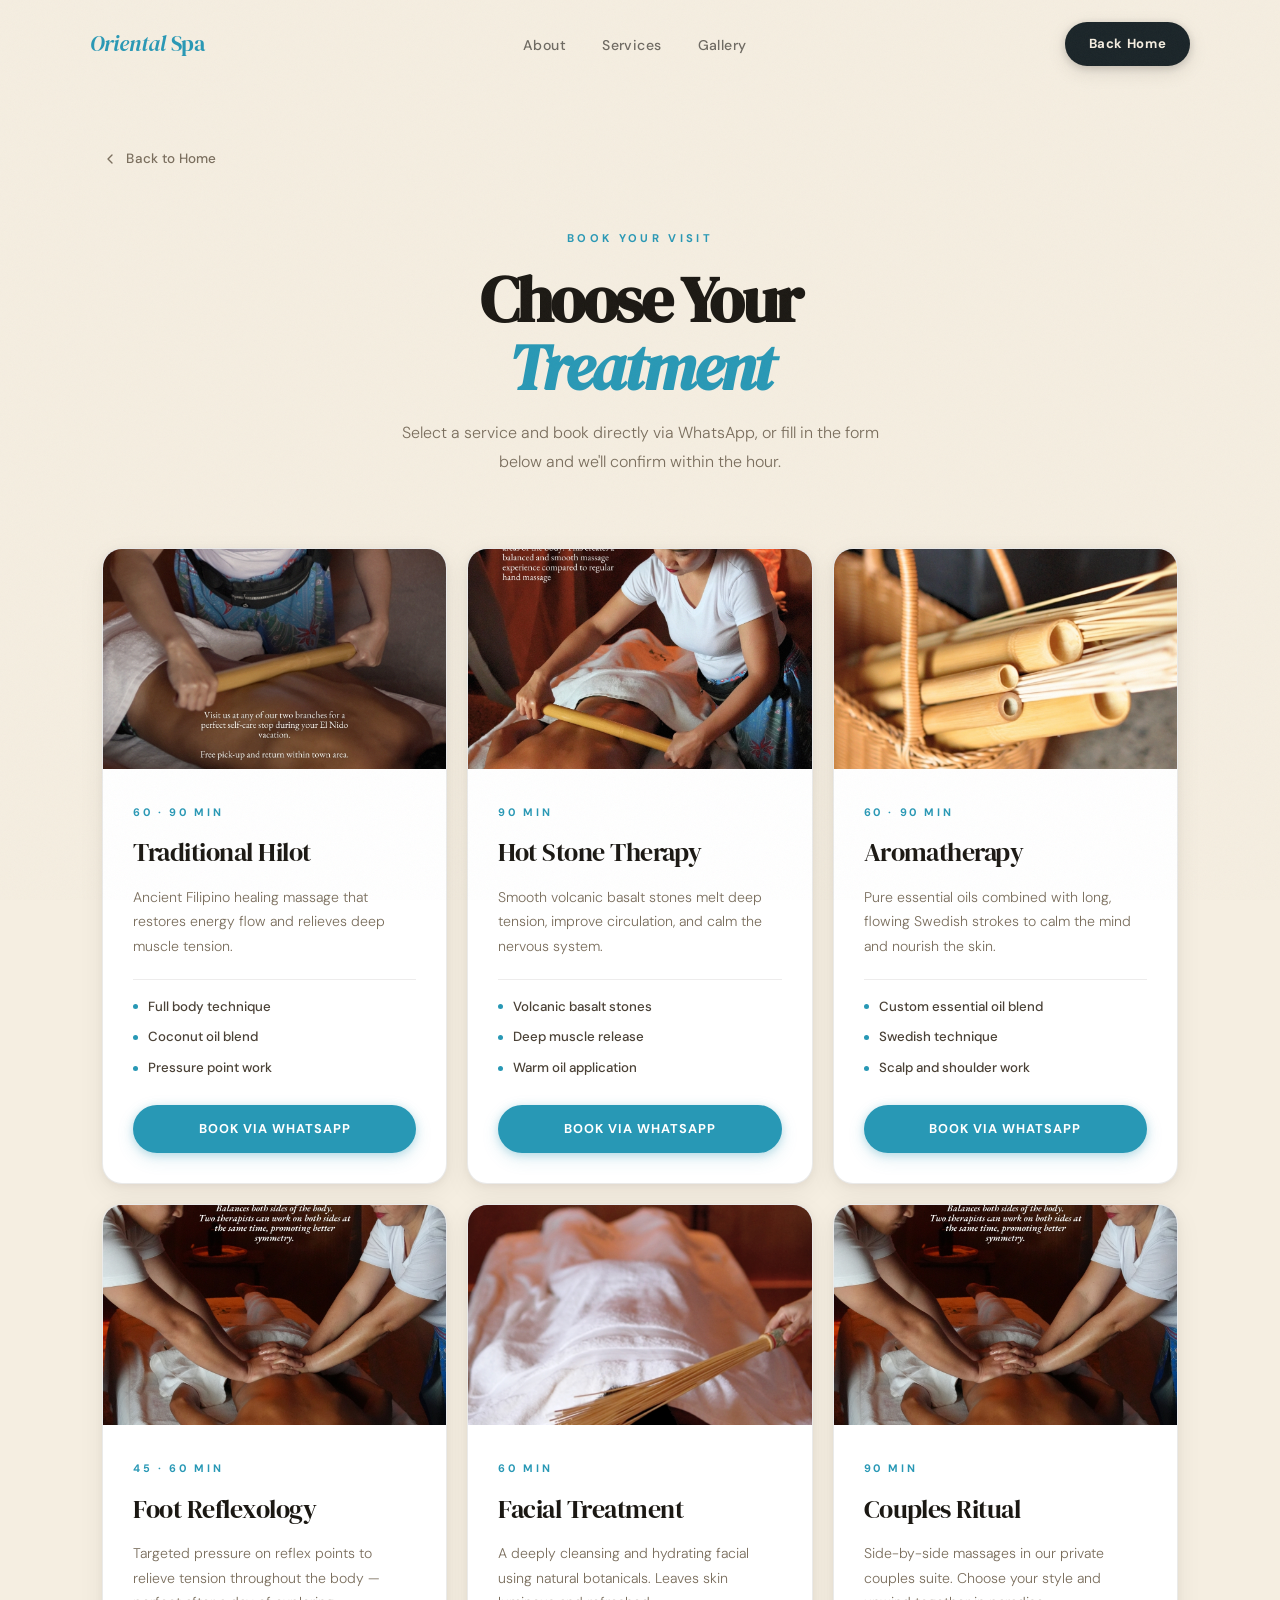
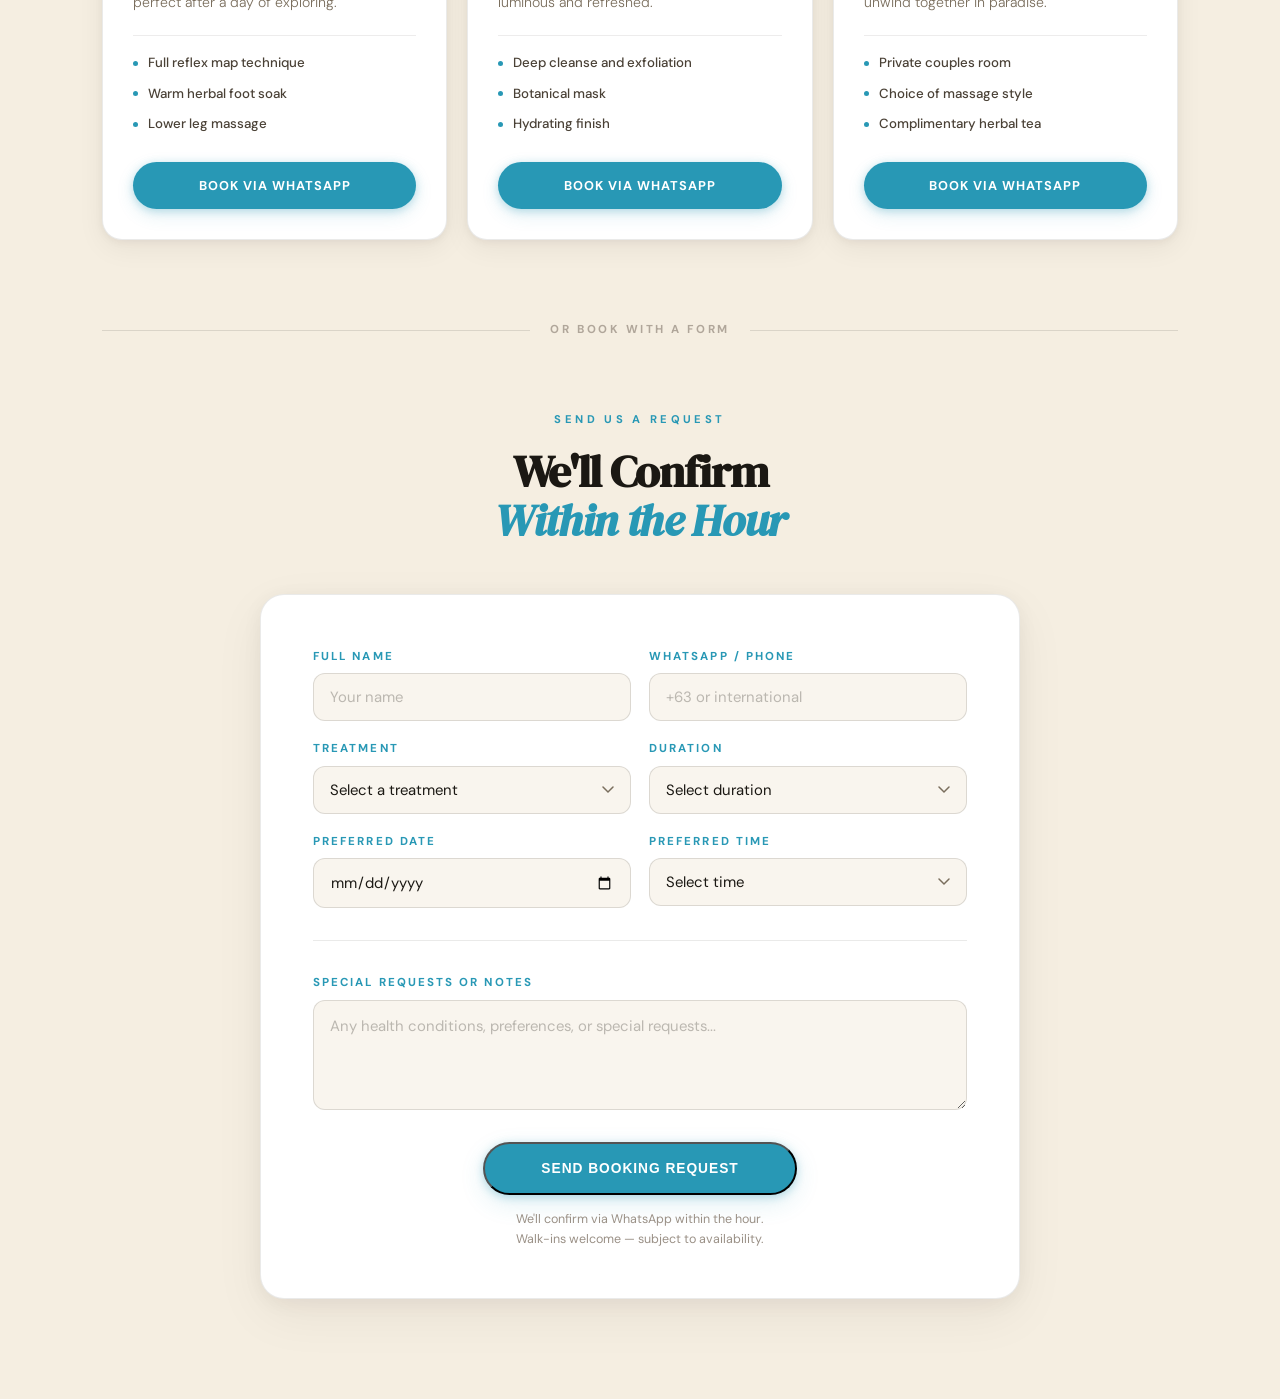
<file: booking.html>
<!DOCTYPE html>
<html lang="en">
<head>
  <meta charset="UTF-8"/>
  <meta name="viewport" content="width=device-width, initial-scale=1.0"/>
  <title>Book a Treatment | Oriental Spa El Nido</title>
  <link rel="stylesheet" href="style.css"/>
  <link rel="preconnect" href="https://fonts.googleapis.com">
  <link rel="preconnect" href="https://fonts.gstatic.com" crossorigin>
  <link href="https://fonts.googleapis.com/css2?family=DM+Serif+Display:ital@0;1&family=DM+Sans:ital,opsz,wght@0,9..40,300;0,9..40,400;0,9..40,500;0,9..40,600;0,9..40,700;1,9..40,300&display=swap" rel="stylesheet">

  <style>
    /* ── PAGE SHELL ── */
    .booking-page {
      min-height: 100vh;
      padding: 148px 8% 100px;
      background: #F5EEE1;
    }

    /* ── BACK LINK ── */
    .back-link {
      display: inline-flex;
      align-items: center;
      gap: 8px;
      color: #7A6E5D;
      font-size: 0.84rem;
      font-weight: 500;
      letter-spacing: 0.02em;
      margin-bottom: 52px;
      transition: color 0.25s ease;
    }
    .back-link svg {
      width: 16px; height: 16px;
      transition: transform 0.3s cubic-bezier(0.34, 1.56, 0.64, 1);
    }
    .back-link:hover { color: #2898B5; }
    .back-link:hover svg { transform: translateX(-3px); }
    .back-link:focus-visible { outline: 2px solid #2898B5; outline-offset: 3px; }

    /* ── HEADER ── */
    .booking-header {
      text-align: center;
      margin-bottom: 72px;
    }
    .booking-header .section-tag {
      color: #2898B5;
    }
    .booking-header h1 {
      font-family: 'DM Serif Display', serif;
      font-size: clamp(2.6rem, 5vw, 4.2rem);
      line-height: 1.06;
      letter-spacing: -0.04em;
      color: #1B1813;
      margin-bottom: 16px;
    }
    .booking-header h1 em {
      font-style: italic;
      color: #2898B5;
    }
    .booking-header p {
      color: #7A6E5D;
      font-size: 1rem;
      line-height: 1.82;
      font-weight: 300;
      max-width: 500px;
      margin: 0 auto;
    }

    /* ── SERVICE CARDS ── */
    .services-grid {
      display: grid;
      grid-template-columns: repeat(auto-fit, minmax(320px, 1fr));
      gap: 20px;
      margin-bottom: 80px;
    }

    .service-card {
      background: #fff;
      border-radius: 20px;
      overflow: hidden;
      border: 1px solid rgba(27,24,19,0.09);
      transition: transform 0.4s cubic-bezier(0.34, 1.56, 0.64, 1),
                  box-shadow 0.4s ease;
      box-shadow: 0 2px 8px rgba(27,24,19,0.05),
                  0 8px 28px rgba(27,24,19,0.06);
    }
    .service-card:hover {
      transform: translateY(-10px);
      box-shadow: 0 8px 24px rgba(27,24,19,0.08),
                  0 24px 60px rgba(27,24,19,0.10);
    }

    .service-card-img {
      width: 100%; height: 220px;
      object-fit: cover; display: block;
    }

    .service-card-body {
      padding: 28px 30px 30px;
    }

    .service-duration {
      display: inline-block;
      font-size: 0.68rem;
      font-weight: 700;
      letter-spacing: 0.24em;
      text-transform: uppercase;
      color: #2898B5;
      margin-bottom: 10px;
    }

    .service-card-body h2 {
      font-family: 'DM Serif Display', serif;
      font-size: 1.6rem;
      font-weight: 400;
      letter-spacing: -0.02em;
      color: #1B1813;
      margin-bottom: 10px;
    }

    .service-card-body p {
      font-size: 0.88rem;
      line-height: 1.75;
      color: #7A6E5D;
      font-weight: 300;
      margin-bottom: 20px;
    }

    .service-includes {
      list-style: none;
      display: flex;
      flex-direction: column;
      gap: 8px;
      margin-bottom: 26px;
      padding-top: 16px;
      border-top: 1px solid rgba(27,24,19,0.08);
    }
    .service-includes li {
      display: flex;
      align-items: center;
      gap: 10px;
      font-size: 0.83rem;
      font-weight: 500;
      color: #4A4136;
    }
    .service-includes li::before {
      content: '';
      width: 5px; height: 5px;
      background: #2898B5;
      border-radius: 50%;
      flex-shrink: 0;
    }

    .book-service-btn {
      display: block;
      width: 100%;
      text-align: center;
      background: #2898B5;
      color: #fff;
      padding: 13px 24px;
      border-radius: 50px;
      font-weight: 700;
      font-size: 0.80rem;
      letter-spacing: 0.08em;
      text-transform: uppercase;
      transition: transform 0.3s cubic-bezier(0.34, 1.56, 0.64, 1),
                  box-shadow 0.3s ease,
                  background 0.25s ease;
      box-shadow: 0 2px 8px rgba(40,152,181,0.28), 0 6px 18px rgba(40,152,181,0.14);
    }
    .book-service-btn:hover {
      transform: translateY(-2px) scale(1.02);
      background: #1C7A90;
      box-shadow: 0 4px 16px rgba(40,152,181,0.38), 0 10px 28px rgba(40,152,181,0.18);
    }
    .book-service-btn:active { transform: scale(0.97); }
    .book-service-btn:focus-visible { outline: 2px solid #2898B5; outline-offset: 3px; }

    /* ── FORM SECTION ── */
    .booking-form-wrap {
      max-width: 760px;
      margin: 0 auto;
    }

    .form-section-label {
      text-align: center;
      margin-bottom: 48px;
    }
    .form-section-label .section-tag { color: #2898B5; }
    .form-section-label h2 {
      font-family: 'DM Serif Display', serif;
      font-size: clamp(1.9rem, 3.5vw, 2.9rem);
      letter-spacing: -0.03em;
      color: #1B1813;
      line-height: 1.1;
    }
    .form-section-label h2 em { font-style: italic; color: #2898B5; }

    .booking-form {
      background: #fff;
      border: 1px solid rgba(27,24,19,0.09);
      border-radius: 24px;
      padding: 52px 52px 48px;
      box-shadow: 0 4px 20px rgba(27,24,19,0.05),
                  0 16px 52px rgba(27,24,19,0.06);
    }

    .form-row {
      display: grid;
      grid-template-columns: 1fr 1fr;
      gap: 18px;
      margin-bottom: 18px;
    }

    .form-group {
      display: flex;
      flex-direction: column;
      gap: 7px;
    }
    .form-group.full { grid-column: 1 / -1; }

    .form-group label {
      font-size: 0.72rem;
      font-weight: 700;
      letter-spacing: 0.18em;
      text-transform: uppercase;
      color: #2898B5;
    }

    .form-group input,
    .form-group select,
    .form-group textarea {
      background: #F9F5EE;
      border: 1.5px solid rgba(27,24,19,0.13);
      border-radius: 12px;
      padding: 13px 16px;
      color: #1B1813;
      font-family: 'DM Sans', sans-serif;
      font-size: 0.93rem;
      font-weight: 400;
      transition: border-color 0.25s ease, background 0.25s ease, box-shadow 0.25s ease;
      outline: none;
      -webkit-appearance: none;
      appearance: none;
    }
    .form-group select {
      background-image: url("data:image/svg+xml,%3Csvg xmlns='http://www.w3.org/2000/svg' width='12' height='8' viewBox='0 0 12 8'%3E%3Cpath d='M1 1l5 5 5-5' stroke='%237A6E5D' stroke-width='1.5' fill='none' stroke-linecap='round'/%3E%3C/svg%3E");
      background-repeat: no-repeat;
      background-position: right 16px center;
      padding-right: 40px;
    }
    .form-group input::placeholder,
    .form-group textarea::placeholder {
      color: rgba(27,24,19,0.28);
    }
    .form-group select option {
      background: #fff;
      color: #1B1813;
    }
    .form-group input:focus,
    .form-group select:focus,
    .form-group textarea:focus {
      border-color: #2898B5;
      background: #fff;
      box-shadow: 0 0 0 3px rgba(40,152,181,0.10);
    }
    .form-group input[type="date"] {
      color: #1B1813;
    }

    .form-group textarea {
      resize: vertical;
      min-height: 110px;
      line-height: 1.65;
    }

    .form-divider {
      border: none;
      border-top: 1px solid rgba(27,24,19,0.09);
      margin: 32px 0;
    }

    .form-submit {
      display: flex;
      flex-direction: column;
      align-items: center;
      gap: 14px;
      margin-top: 32px;
    }
    .form-submit .btn-primary {
      padding: 17px 56px;
      font-size: 0.86rem;
    }
    .form-note {
      font-size: 0.78rem;
      color: #9A9086;
      text-align: center;
      line-height: 1.65;
    }

    /* ── DIVIDER ── */
    .section-divider {
      display: flex;
      align-items: center;
      gap: 20px;
      margin: 72px 0 64px;
      color: #B0A69A;
      font-size: 0.72rem;
      font-weight: 700;
      letter-spacing: 0.22em;
      text-transform: uppercase;
    }
    .section-divider::before,
    .section-divider::after {
      content: '';
      flex: 1;
      height: 1px;
      background: rgba(27,24,19,0.12);
    }

    /* ── NAVBAR LOGO TEXT ── */
    .logo-text {
      font-family: 'DM Serif Display', serif;
      font-style: italic;
      font-size: 1.35rem;
      color: #2898B5;
      letter-spacing: -0.01em;
    }
    .logo-text em {
      font-style: normal;
      font-weight: 400;
    }

    @media (max-width: 768px) {
      .booking-page   { padding: 120px 6% 72px; }
      .form-row       { grid-template-columns: 1fr; }
      .booking-form   { padding: 32px 24px 28px; }
      .services-grid  { grid-template-columns: 1fr; }
    }
  </style>
</head>
<body>

<div class="grain"></div>

<!-- ── NAVBAR ── -->
<header class="navbar scrolled">
  <a href="index.html" class="logo-text">Oriental <em>Spa</em></a>

  <nav>
    <ul class="nav-links">
      <li><a href="index.html#about">About</a></li>
      <li><a href="index.html#services">Services</a></li>
      <li><a href="index.html#gallery">Gallery</a></li>
    </ul>
  </nav>

  <a href="index.html" class="nav-btn">Back Home</a>
</header>

<!-- ── BOOKING PAGE ── -->
<section class="booking-page">

  <a href="index.html" class="back-link">
    <svg viewBox="0 0 24 24" fill="none" stroke="currentColor" stroke-width="2" stroke-linecap="round" stroke-linejoin="round">
      <polyline points="15 18 9 12 15 6"></polyline>
    </svg>
    Back to Home
  </a>

  <!-- Header -->
  <div class="booking-header">
    <span class="section-tag">Book Your Visit</span>
    <h1>Choose Your<br/><em>Treatment</em></h1>
    <p>Select a service and book directly via WhatsApp, or fill in the form below and we'll confirm within the hour.</p>
  </div>

  <!-- Service Cards -->
  <div class="services-grid">

    <div class="service-card">
      <img src="assets/SnapInsta.to_653063728_882959604745241_603088372594473141_n.jpg" alt="Traditional Hilot" class="service-card-img">
      <div class="service-card-body">
        <span class="service-duration">60 · 90 min</span>
        <h2>Traditional Hilot</h2>
        <p>Ancient Filipino healing massage that restores energy flow and relieves deep muscle tension.</p>
        <ul class="service-includes">
          <li>Full body technique</li>
          <li>Coconut oil blend</li>
          <li>Pressure point work</li>
        </ul>
        <a href="https://wa.me/639694535736?text=Hi!%20I'd%20like%20to%20book%20a%20Traditional%20Hilot%20at%20Oriental%20Spa%20El%20Nido." class="book-service-btn" target="_blank">Book via WhatsApp</a>
      </div>
    </div>

    <div class="service-card">
      <img src="assets/SnapInsta.to_652404029_882959621411906_1460432435883150538_n.jpg" alt="Hot Stone Therapy" class="service-card-img">
      <div class="service-card-body">
        <span class="service-duration">90 min</span>
        <h2>Hot Stone Therapy</h2>
        <p>Smooth volcanic basalt stones melt deep tension, improve circulation, and calm the nervous system.</p>
        <ul class="service-includes">
          <li>Volcanic basalt stones</li>
          <li>Deep muscle release</li>
          <li>Warm oil application</li>
        </ul>
        <a href="https://wa.me/639694535736?text=Hi!%20I'd%20like%20to%20book%20a%20Hot%20Stone%20Therapy%20at%20Oriental%20Spa%20El%20Nido." class="book-service-btn" target="_blank">Book via WhatsApp</a>
      </div>
    </div>

    <div class="service-card">
      <img src="assets/SnapInsta.to_651723610_882959624745239_2095488004697478689_n.jpg" alt="Aromatherapy" class="service-card-img">
      <div class="service-card-body">
        <span class="service-duration">60 · 90 min</span>
        <h2>Aromatherapy</h2>
        <p>Pure essential oils combined with long, flowing Swedish strokes to calm the mind and nourish the skin.</p>
        <ul class="service-includes">
          <li>Custom essential oil blend</li>
          <li>Swedish technique</li>
          <li>Scalp and shoulder work</li>
        </ul>
        <a href="https://wa.me/639694535736?text=Hi!%20I'd%20like%20to%20book%20an%20Aromatherapy%20Massage%20at%20Oriental%20Spa%20El%20Nido." class="book-service-btn" target="_blank">Book via WhatsApp</a>
      </div>
    </div>

    <div class="service-card">
      <img src="assets/SnapInsta.to_642861831_872527775788424_1753979691193599435_n.jpg" alt="Foot Reflexology" class="service-card-img">
      <div class="service-card-body">
        <span class="service-duration">45 · 60 min</span>
        <h2>Foot Reflexology</h2>
        <p>Targeted pressure on reflex points to relieve tension throughout the body — perfect after a day of exploring.</p>
        <ul class="service-includes">
          <li>Full reflex map technique</li>
          <li>Warm herbal foot soak</li>
          <li>Lower leg massage</li>
        </ul>
        <a href="https://wa.me/639694535736?text=Hi!%20I'd%20like%20to%20book%20a%20Foot%20Reflexology%20session%20at%20Oriental%20Spa%20El%20Nido." class="book-service-btn" target="_blank">Book via WhatsApp</a>
      </div>
    </div>

    <div class="service-card">
      <img src="assets/SnapInsta.to_653707124_882959614745240_8310037871781752845_n.jpg" alt="Facial Treatment" class="service-card-img">
      <div class="service-card-body">
        <span class="service-duration">60 min</span>
        <h2>Facial Treatment</h2>
        <p>A deeply cleansing and hydrating facial using natural botanicals. Leaves skin luminous and refreshed.</p>
        <ul class="service-includes">
          <li>Deep cleanse and exfoliation</li>
          <li>Botanical mask</li>
          <li>Hydrating finish</li>
        </ul>
        <a href="https://wa.me/639694535736?text=Hi!%20I'd%20like%20to%20book%20a%20Facial%20Treatment%20at%20Oriental%20Spa%20El%20Nido." class="book-service-btn" target="_blank">Book via WhatsApp</a>
      </div>
    </div>

    <div class="service-card">
      <img src="assets/SnapInsta.to_642861831_872527775788424_1753979691193599435_n.jpg" alt="Couples Ritual" class="service-card-img">
      <div class="service-card-body">
        <span class="service-duration">90 min</span>
        <h2>Couples Ritual</h2>
        <p>Side-by-side massages in our private couples suite. Choose your style and unwind together in paradise.</p>
        <ul class="service-includes">
          <li>Private couples room</li>
          <li>Choice of massage style</li>
          <li>Complimentary herbal tea</li>
        </ul>
        <a href="https://wa.me/639694535736?text=Hi!%20I'd%20like%20to%20book%20a%20Couples%20Ritual%20at%20Oriental%20Spa%20El%20Nido." class="book-service-btn" target="_blank">Book via WhatsApp</a>
      </div>
    </div>

  </div>

  <!-- Divider -->
  <div class="section-divider">Or book with a form</div>

  <!-- Booking Form -->
  <div class="booking-form-wrap">
    <div class="form-section-label">
      <span class="section-tag">Send Us a Request</span>
      <h2>We'll Confirm<br/><em>Within the Hour</em></h2>
    </div>

    <form class="booking-form" onsubmit="handleBooking(event)">

      <div class="form-row">
        <div class="form-group">
          <label for="name">Full Name</label>
          <input type="text" id="name" name="name" placeholder="Your name" required>
        </div>
        <div class="form-group">
          <label for="phone">WhatsApp / Phone</label>
          <input type="tel" id="phone" name="phone" placeholder="+63 or international" required>
        </div>
      </div>

      <div class="form-row">
        <div class="form-group">
          <label for="service">Treatment</label>
          <select id="service" name="service" required>
            <option value="" disabled selected>Select a treatment</option>
            <option value="hilot">Traditional Hilot</option>
            <option value="hotstone">Hot Stone Therapy</option>
            <option value="aroma">Aromatherapy Massage</option>
            <option value="reflexology">Foot Reflexology</option>
            <option value="facial">Facial Treatment</option>
            <option value="couples">Couples Ritual</option>
          </select>
        </div>
        <div class="form-group">
          <label for="duration">Duration</label>
          <select id="duration" name="duration">
            <option value="" disabled selected>Select duration</option>
            <option value="45">45 Minutes</option>
            <option value="60">60 Minutes</option>
            <option value="90">90 Minutes</option>
          </select>
        </div>
      </div>

      <div class="form-row">
        <div class="form-group">
          <label for="date">Preferred Date</label>
          <input type="date" id="date" name="date" required>
        </div>
        <div class="form-group">
          <label for="time">Preferred Time</label>
          <select id="time" name="time">
            <option value="" disabled selected>Select time</option>
            <option value="9am">9:00 AM</option>
            <option value="10am">10:00 AM</option>
            <option value="11am">11:00 AM</option>
            <option value="1pm">1:00 PM</option>
            <option value="2pm">2:00 PM</option>
            <option value="3pm">3:00 PM</option>
            <option value="4pm">4:00 PM</option>
            <option value="5pm">5:00 PM</option>
          </select>
        </div>
      </div>

      <hr class="form-divider">

      <div class="form-group full">
        <label for="notes">Special Requests or Notes</label>
        <textarea id="notes" name="notes" placeholder="Any health conditions, preferences, or special requests..."></textarea>
      </div>

      <div class="form-submit">
        <button type="submit" class="btn-primary">Send Booking Request</button>
        <p class="form-note">We'll confirm via WhatsApp within the hour.<br/>Walk-ins welcome — subject to availability.</p>
      </div>

    </form>
  </div>

</section>

<script src="script.js"></script>
<script>
  function handleBooking(e) {
    e.preventDefault();
    const name     = document.getElementById('name').value;
    const phone    = document.getElementById('phone').value;
    const service  = document.getElementById('service').options[document.getElementById('service').selectedIndex].text;
    const duration = document.getElementById('duration').value;
    const date     = document.getElementById('date').value;
    const time     = document.getElementById('time').value;
    const notes    = document.getElementById('notes').value;

    const msg = `Hi! I'd like to book a treatment at Oriental Spa El Nido.%0A%0AName: ${encodeURIComponent(name)}%0APhone: ${encodeURIComponent(phone)}%0ATreatment: ${encodeURIComponent(service)}%0ADuration: ${duration} min%0ADate: ${encodeURIComponent(date)}%0ATime: ${encodeURIComponent(time)}${notes ? '%0ANotes: ' + encodeURIComponent(notes) : ''}`;

    window.open('https://wa.me/639694535736?text=' + msg, '_blank');
  }
</script>
</body>
</html>
</file>
<file: style.css>
﻿/* ============================================================
   ORIENTAL SPA EL NIDO
   Warm Linen · Brand Teal · Amber · Deep Blue-Dark
   DM Serif Display + DM Sans
   ============================================================ */

*, *::before, *::after { margin: 0; padding: 0; box-sizing: border-box; }
html { scroll-behavior: smooth; }

:root {
  --linen:        #F5EEE1;
  --linen-2:      #EDE3CF;
  --linen-3:      #E2D4BC;
  --dark:         #1A2428;
  --dark-2:       #1F2D33;
  --dark-3:       #283840;
  --teal:         #2898B5;
  --teal-light:   #52BAD0;
  --teal-dark:    #1C7A90;
  --teal-pale:    rgba(40,152,181,0.08);
  --amber:        #B87E38;
  --amber-light:  #C4935C;
  --text:         #1B1813;
  --text-muted:   #7A6E5D;
  --border:       rgba(27,24,19,0.12);
  --border-light: rgba(27,24,19,0.07);
}

body {
  background: var(--linen);
  color: var(--text);
  font-family: 'DM Sans', sans-serif;
  overflow-x: hidden;
  line-height: 1.7;
}

img { display: block; max-width: 100%; }
a   { text-decoration: none; color: inherit; }

/* â”€â”€ GRAIN â”€â”€â”€â”€â”€â”€â”€â”€â”€â”€â”€â”€â”€â”€â”€â”€â”€â”€â”€â”€â”€â”€â”€â”€â”€â”€â”€â”€â”€â”€â”€â”€â”€â”€â”€â”€â”€â”€â”€â”€â”€â”€â”€â”€â”€â”€â”€ */
.grain {
  position: fixed; inset: 0;
  pointer-events: none; z-index: 9998;
  opacity: 0.038;
  background-image: url("data:image/svg+xml,%3Csvg viewBox='0 0 512 512' xmlns='http://www.w3.org/2000/svg'%3E%3Cfilter id='n'%3E%3CfeTurbulence type='fractalNoise' baseFrequency='0.8' numOctaves='4' stitchTiles='stitch'/%3E%3C/filter%3E%3Crect width='100%25' height='100%25' filter='url(%23n)'/%3E%3C/svg%3E");
  background-size: 256px 256px;
}

/* â”€â”€ KEYFRAMES â”€â”€â”€â”€â”€â”€â”€â”€â”€â”€â”€â”€â”€â”€â”€â”€â”€â”€â”€â”€â”€â”€â”€â”€â”€â”€â”€â”€â”€â”€â”€â”€â”€â”€â”€â”€â”€â”€â”€â”€â”€â”€â”€â”€ */
@keyframes marquee  { from { transform: translateX(0); } to { transform: translateX(-50%); } }
@keyframes fadeUp   { from { opacity: 0; transform: translateY(28px); } to { opacity: 1; transform: translateY(0); } }

/* â”€â”€ SCROLL ANIMATIONS â”€â”€â”€â”€â”€â”€â”€â”€â”€â”€â”€â”€â”€â”€â”€â”€â”€â”€â”€â”€â”€â”€â”€â”€â”€â”€â”€â”€â”€â”€â”€â”€â”€â”€â”€â”€ */
.animate {
  opacity: 0; transform: translateY(24px);
  transition: opacity 0.7s cubic-bezier(0.16, 1, 0.3, 1),
              transform 0.7s cubic-bezier(0.16, 1, 0.3, 1);
}
.animate.in-view       { opacity: 1; transform: translateY(0); }
.animate-delay-1       { transition-delay: 0.1s; }
.animate-delay-2       { transition-delay: 0.22s; }
.animate-delay-3       { transition-delay: 0.34s; }

/* â”€â”€ NAVBAR â”€â”€â”€â”€â”€â”€â”€â”€â”€â”€â”€â”€â”€â”€â”€â”€â”€â”€â”€â”€â”€â”€â”€â”€â”€â”€â”€â”€â”€â”€â”€â”€â”€â”€â”€â”€â”€â”€â”€â”€â”€â”€â”€â”€â”€â”€â”€ */
.navbar {
  position: fixed; width: 100%; top: 0; left: 0; z-index: 1000;
  padding: 22px 7%;
  display: flex; justify-content: space-between; align-items: center;
  transition: background 0.4s ease, padding 0.35s ease, box-shadow 0.4s ease;
}

.navbar.scrolled {
  background: rgba(245,238,225,0.94);
  backdrop-filter: blur(18px); -webkit-backdrop-filter: blur(18px);
  padding: 14px 7%;
  box-shadow: 0 1px 0 var(--border);
}

/* Navbar logo — inline styles handle the sizing, class is for hover transition */
.navbar a[href="index.html"] {
  transition: transform 0.3s cubic-bezier(0.34, 1.56, 0.64, 1), box-shadow 0.3s ease;
}
.navbar a[href="index.html"]:hover {
  transform: scale(1.07);
  box-shadow: 0 4px 18px rgba(40,152,181,0.38) !important;
}

/* Hero brand panel (logo showcase) */
.hero-brand-panel {
  border-radius: 28px;
  overflow: hidden;
  display: flex; flex-direction: column;
  align-items: center; justify-content: center;
  gap: 0; padding: 0;
  box-shadow: 0 10px 40px rgba(26,36,40,0.22), 0 32px 80px rgba(26,36,40,0.14);
  position: relative;
}
.hero-brand-logo {
  width: 100%;
  aspect-ratio: 1;
  display: block;
}
.hero-brand-meta {
  display: flex; flex-direction: column; align-items: center; gap: 4px;
  background: var(--teal); width: 100%;
  padding: 18px 24px 22px;
  border-top: 1px solid rgba(255,255,255,0.15);
}
.hero-brand-meta span {
  font-size: 0.68rem; font-weight: 600;
  letter-spacing: 0.22em; text-transform: uppercase;
  color: rgba(245,238,225,0.65);
}
.hero-brand-meta strong {
  font-size: 0.76rem; font-weight: 700;
  letter-spacing: 0.14em; text-transform: uppercase;
  color: rgba(245,238,225,0.9);
}

/* Footer logo */
.footer-logo-img {
  height: 72px; width: 72px;
  border-radius: 14px; overflow: hidden;
  display: block; margin-bottom: 12px;
  opacity: 0.92; flex-shrink: 0;
}

.nav-links { display: flex; gap: 36px; list-style: none; }
.nav-links a {
  color: rgba(27,24,19,0.62);
  font-size: 0.88rem; font-weight: 500; letter-spacing: 0.03em;
  position: relative; padding-bottom: 3px;
  transition: color 0.25s ease;
}
.nav-links a::after {
  content: ''; position: absolute; bottom: 0; left: 0;
  width: 0; height: 1px; background: var(--teal);
  transition: width 0.35s cubic-bezier(0.16, 1, 0.3, 1);
}
.nav-links a:hover { color: var(--dark); }
.nav-links a:hover::after { width: 100%; }
.nav-links a:focus-visible { outline: 2px solid var(--teal); outline-offset: 4px; border-radius: 2px; }

.nav-btn {
  background: var(--dark); color: var(--linen);
  padding: 11px 24px; border-radius: 50px;
  font-weight: 700; font-size: 0.82rem; letter-spacing: 0.05em;
  transition: transform 0.3s cubic-bezier(0.34, 1.56, 0.64, 1),
              box-shadow 0.3s ease, background 0.25s ease;
  box-shadow: 0 2px 8px rgba(27,24,19,0.18), 0 6px 20px rgba(27,24,19,0.1);
}
.nav-btn:hover  { transform: translateY(-2px) scale(1.03); background: var(--dark-2); box-shadow: 0 4px 16px rgba(27,24,19,0.22), 0 12px 32px rgba(27,24,19,0.12); }
.nav-btn:active { transform: scale(0.96); }
.nav-btn:focus-visible { outline: 2px solid var(--teal); outline-offset: 3px; }

/* â”€â”€ BUTTONS â”€â”€â”€â”€â”€â”€â”€â”€â”€â”€â”€â”€â”€â”€â”€â”€â”€â”€â”€â”€â”€â”€â”€â”€â”€â”€â”€â”€â”€â”€â”€â”€â”€â”€â”€â”€â”€â”€â”€â”€â”€â”€â”€â”€â”€â”€â”€ */
.btn-primary {
  display: inline-block; padding: 15px 34px; border-radius: 50px;
  background: var(--teal); color: #fff;
  font-weight: 700; font-size: 0.83rem; letter-spacing: 0.07em; text-transform: uppercase;
  transition: transform 0.35s cubic-bezier(0.34, 1.56, 0.64, 1), box-shadow 0.3s ease;
  box-shadow: 0 2px 8px rgba(40,152,181,0.3), 0 8px 24px rgba(40,152,181,0.15);
}
.btn-primary:hover  { transform: translateY(-3px) scale(1.02); box-shadow: 0 6px 20px rgba(40,152,181,0.38), 0 16px 40px rgba(40,152,181,0.18); }
.btn-primary:active { transform: scale(0.97); }
.btn-primary:focus-visible { outline: 2px solid var(--teal); outline-offset: 3px; }

.btn-ghost {
  display: inline-block; padding: 15px 28px; border-radius: 50px;
  background: transparent; color: var(--text);
  font-weight: 600; font-size: 0.83rem; letter-spacing: 0.05em;
  border: 1.5px solid var(--border);
  transition: transform 0.3s cubic-bezier(0.34, 1.56, 0.64, 1),
              border-color 0.25s ease, background 0.25s ease;
}
.btn-ghost:hover  { transform: translateY(-2px); border-color: var(--teal); background: var(--teal-pale); }
.btn-ghost:active { transform: scale(0.97); }
.btn-ghost:focus-visible { outline: 2px solid var(--teal); outline-offset: 3px; }

/* â”€â”€ SECTION TYPOGRAPHY â”€â”€â”€â”€â”€â”€â”€â”€â”€â”€â”€â”€â”€â”€â”€â”€â”€â”€â”€â”€â”€â”€â”€â”€â”€â”€â”€â”€â”€â”€â”€â”€â”€â”€â”€ */
.section-tag {
  display: inline-block; color: var(--teal);
  font-size: 0.7rem; font-weight: 700;
  letter-spacing: 0.3em; text-transform: uppercase; margin-bottom: 18px;
}

/* â”€â”€ HERO â”€â”€â”€â”€â”€â”€â”€â”€â”€â”€â”€â”€â”€â”€â”€â”€â”€â”€â”€â”€â”€â”€â”€â”€â”€â”€â”€â”€â”€â”€â”€â”€â”€â”€â”€â”€â”€â”€â”€â”€â”€â”€â”€â”€â”€â”€â”€â”€â”€â”€ */
.hero {
  min-height: 100vh;
  padding: 140px 7% 80px;
  display: grid;
  grid-template-columns: 1fr 0.75fr;
  gap: 60px;
  align-items: center;
  background: var(--linen);
  position: relative;
  overflow: hidden;
}

.hero::before {
  content: '';
  position: absolute;
  top: -100px; right: -100px;
  width: 600px; height: 600px;
  border-radius: 50%;
  background: radial-gradient(ellipse, rgba(40,152,181,0.07) 0%, transparent 70%);
  pointer-events: none;
}

.hero-left {
  display: flex; flex-direction: column; gap: 28px;
  max-width: 640px;
}

.hero-location {
  display: inline-flex; align-items: center; gap: 10px;
  color: var(--teal); font-size: 0.72rem; font-weight: 700;
  letter-spacing: 0.28em; text-transform: uppercase;
  animation: fadeUp 0.8s cubic-bezier(0.16, 1, 0.3, 1) 0.15s both;
}
.hero-location::before {
  content: '';
  width: 28px; height: 1px; background: var(--teal); display: inline-block;
}

.hero h1 {
  font-family: 'DM Serif Display', serif;
  font-size: clamp(3.4rem, 6.5vw, 6rem);
  line-height: 1.0; letter-spacing: -0.04em; color: var(--dark);
  animation: fadeUp 0.8s cubic-bezier(0.16, 1, 0.3, 1) 0.3s both;
}
.hero h1 em { font-style: italic; color: var(--teal); }

.hero-sub {
  font-size: 1rem; line-height: 1.8;
  color: var(--text-muted); font-weight: 300;
  animation: fadeUp 0.8s cubic-bezier(0.16, 1, 0.3, 1) 0.44s both;
}

.hero-buttons {
  display: flex; align-items: center; gap: 14px; flex-wrap: wrap;
  animation: fadeUp 0.8s cubic-bezier(0.16, 1, 0.3, 1) 0.56s both;
}

/* Hero right */
.hero-right {
  position: relative;
  animation: fadeUp 0.9s cubic-bezier(0.16, 1, 0.3, 1) 0.4s both;
}

.hero-image-wrap {
  border-radius: 28px; overflow: hidden;
  box-shadow: 0 8px 32px rgba(27,24,19,0.12), 0 32px 80px rgba(27,24,19,0.10);
  position: relative;
}

.hero-image-wrap img {
  width: 100%; height: 540px; object-fit: cover; display: block;
}

.hero-image-overlay {
  position: absolute; inset: 0;
  background: linear-gradient(to bottom, transparent 60%, rgba(27,24,19,0.2) 100%);
}

.hero-badge {
  position: absolute; bottom: -18px; left: -22px;
  background: var(--linen); border-radius: 18px;
  padding: 16px 20px;
  box-shadow: 0 4px 20px rgba(27,24,19,0.12), 0 12px 40px rgba(27,24,19,0.08);
  display: flex; align-items: center; gap: 12px;
  border: 1px solid var(--border-light);
}
.badge-num {
  font-family: 'DM Serif Display', serif; font-size: 2rem;
  font-weight: 400; color: var(--teal); line-height: 1;
}
.badge-text {
  font-size: 0.78rem; font-weight: 600;
  color: var(--text-muted); line-height: 1.4; text-transform: uppercase;
  letter-spacing: 0.06em;
}

/* â”€â”€ TICKER â”€â”€â”€â”€â”€â”€â”€â”€â”€â”€â”€â”€â”€â”€â”€â”€â”€â”€â”€â”€â”€â”€â”€â”€â”€â”€â”€â”€â”€â”€â”€â”€â”€â”€â”€â”€â”€â”€â”€â”€â”€â”€â”€â”€â”€â”€â”€ */
.ticker-bar {
  background: var(--teal); padding: 18px 0; overflow: hidden;
}

.ticker-track {
  display: flex; white-space: nowrap;
  animation: marquee 32s linear infinite;
}
.ticker-track:hover { animation-play-state: paused; }

.ticker-item {
  display: inline-flex; align-items: center; gap: 14px;
  padding: 0 36px;
  font-size: 0.76rem; font-weight: 600;
  letter-spacing: 0.2em; text-transform: uppercase;
  color: rgba(245,238,225,0.82);
}
.ticker-dot { color: rgba(245,238,225,0.5); font-size: 0.42rem; }

/* â”€â”€ ABOUT SECTION â”€â”€â”€â”€â”€â”€â”€â”€â”€â”€â”€â”€â”€â”€â”€â”€â”€â”€â”€â”€â”€â”€â”€â”€â”€â”€â”€â”€â”€â”€â”€â”€â”€â”€â”€â”€â”€â”€â”€â”€ */
.about-section {
  padding: 120px 8%;
  background: var(--linen);
}

.about-top {
  max-width: 800px; margin: 0 auto 64px; text-align: center;
}

.about-top h2 {
  font-family: 'DM Serif Display', serif;
  font-size: clamp(2rem, 4vw, 3.4rem);
  line-height: 1.12; letter-spacing: -0.03em; margin-bottom: 20px;
}
.about-top h2 em { font-style: italic; }

.about-intro {
  font-size: 1.05rem; color: var(--text-muted);
  line-height: 1.85; font-weight: 300; max-width: 640px; margin: 0 auto;
}

.about-image-strip {
  position: relative; border-radius: 20px; overflow: hidden;
  margin-bottom: 64px;
  box-shadow: 0 4px 24px rgba(27,24,19,0.08), 0 16px 56px rgba(27,24,19,0.07);
}
.about-image-strip img { width: 100%; height: 420px; object-fit: cover; display: block; }
.strip-overlay {
  position: absolute; inset: 0;
  background: linear-gradient(to right, rgba(27,24,19,0.08) 0%, transparent 40%, transparent 60%, rgba(27,24,19,0.08) 100%);
}

.about-pillars {
  display: grid; grid-template-columns: repeat(4, 1fr); gap: 0;
  border-top: 1px solid var(--border);
}

.pillar {
  padding: 40px 32px 40px 0;
  border-right: 1px solid var(--border);
}
.pillar:last-child { border-right: none; padding-right: 0; padding-left: 32px; }
.pillar:nth-child(2),
.pillar:nth-child(3) { padding: 40px 32px; }

.pillar-num {
  display: block; font-family: 'DM Serif Display', serif;
  font-style: italic; font-size: 1.8rem; color: var(--teal);
  opacity: 0.5; margin-bottom: 12px; line-height: 1;
}

.pillar h3 {
  font-family: 'DM Serif Display', serif;
  font-size: 1.15rem; font-weight: 400;
  letter-spacing: -0.01em; color: var(--dark);
  margin-bottom: 10px;
}

.pillar p {
  font-size: 0.88rem; color: var(--text-muted); line-height: 1.72; font-weight: 300;
}

/* â”€â”€ SERVICES MENU â”€â”€â”€â”€â”€â”€â”€â”€â”€â”€â”€â”€â”€â”€â”€â”€â”€â”€â”€â”€â”€â”€â”€â”€â”€â”€â”€â”€â”€â”€â”€â”€â”€â”€â”€â”€â”€â”€â”€â”€ */
.services-section {
  padding: 100px 8%;
  background: var(--linen-2);
}

.services-header {
  margin-bottom: 56px;
}

.services-header h2 {
  font-family: 'DM Serif Display', serif;
  font-size: clamp(2.2rem, 4vw, 3.6rem);
  line-height: 1.06; letter-spacing: -0.03em; color: var(--dark);
}
.services-header h2 em { font-style: italic; }

.services-list { border-top: 1px solid var(--border); }

.service-divider { height: 1px; background: var(--border); }

.service-row {
  display: grid;
  grid-template-columns: 64px 1fr;
  gap: 24px; padding: 36px 0;
  align-items: start;
  cursor: pointer;
  transition: background 0.2s ease;
}
.service-row:hover { background: var(--teal-pale); margin: 0 -8px; padding: 36px 8px; border-radius: 12px; }

.service-num {
  font-family: 'DM Serif Display', serif; font-style: italic;
  font-size: 1.2rem; color: var(--teal); padding-top: 3px; line-height: 1;
}

.service-body { display: flex; flex-direction: column; gap: 10px; }

.service-title-row {
  display: flex; align-items: baseline; gap: 20px; flex-wrap: wrap;
}

.service-title-row h3 {
  font-family: 'DM Serif Display', serif;
  font-size: clamp(1.5rem, 2.5vw, 2rem);
  font-weight: 400; letter-spacing: -0.02em; color: var(--dark);
  flex: 1;
}

.service-meta {
  font-size: 0.75rem; font-weight: 700; letter-spacing: 0.18em;
  text-transform: uppercase; color: var(--text-muted); white-space: nowrap;
}

.service-link {
  font-size: 0.78rem; font-weight: 700; letter-spacing: 0.1em;
  text-transform: uppercase; color: var(--teal); white-space: nowrap;
  display: inline-flex; align-items: center; gap: 4px;
  transition: gap 0.25s ease, color 0.25s ease;
}
.service-link span { transition: transform 0.25s ease; }
.service-link:hover { color: var(--teal-dark); gap: 8px; }
.service-link:hover span { transform: translateX(3px); }
.service-link:focus-visible { outline: 2px solid var(--teal); outline-offset: 3px; border-radius: 2px; }

.service-body p {
  font-size: 0.92rem; color: var(--text-muted);
  line-height: 1.75; font-weight: 300; max-width: 680px;
}

/* â”€â”€ TREATMENT SHOWCASE â”€â”€â”€â”€â”€â”€â”€â”€â”€â”€â”€â”€â”€â”€â”€â”€â”€â”€â”€â”€â”€â”€â”€â”€â”€â”€â”€â”€â”€â”€â”€â”€â”€â”€â”€ */
.showcase-section {
  padding: 100px 8%;
  background: var(--dark-2);
}

.section-header.center { text-align: center; margin-bottom: 56px; }
.section-header.center .section-tag { color: var(--teal-light); }
.section-header.center h2 {
  font-family: 'DM Serif Display', serif;
  font-size: clamp(2.2rem, 4vw, 3.4rem);
  line-height: 1.08; letter-spacing: -0.03em; color: var(--linen);
}
.section-header.center h2 em { font-style: italic; }

.showcase-grid {
  display: grid;
  grid-template-columns: 1.4fr 1fr;
  gap: 16px;
  margin-bottom: 16px;
}

.showcase-stack { display: flex; flex-direction: column; gap: 16px; }

.showcase-card {
  position: relative; border-radius: 20px; overflow: hidden; cursor: pointer;
  transition: transform 0.4s cubic-bezier(0.34, 1.56, 0.64, 1);
}
.showcase-card:hover  { transform: translateY(-8px) scale(1.01); }
.showcase-card:active { transform: scale(0.98); }
.showcase-card:focus-visible { outline: 2px solid var(--teal-light); outline-offset: 3px; }

.showcase-tall {
  height: 520px;
  background: var(--dark-3);
}
.showcase-half {
  height: 252px;
  flex: 1;
  background: var(--dark-3);
}

.showcase-wide {
  position: relative; border-radius: 20px; overflow: hidden;
  height: 200px; cursor: pointer;
  background: var(--dark-3);
  transition: transform 0.4s cubic-bezier(0.34, 1.56, 0.64, 1);
}
.showcase-wide:hover  { transform: translateY(-6px); }
.showcase-wide:active { transform: scale(0.99); }
.showcase-wide:focus-visible { outline: 2px solid var(--teal-light); outline-offset: 3px; }

.showcase-bg-img {
  position: absolute; inset: 0;
  width: 100%; height: 100%; object-fit: cover;
  transition: transform 0.65s cubic-bezier(0.16, 1, 0.3, 1);
  mix-blend-mode: normal;
}
.showcase-card:hover .showcase-bg-img,
.showcase-wide:hover .showcase-bg-img { transform: scale(1.06); }

.showcase-overlay {
  position: absolute; inset: 0;
  background: linear-gradient(to bottom, rgba(0,0,0,0.08) 0%, rgba(0,0,0,0.72) 100%);
  transition: background 0.4s ease;
}
.showcase-card:hover .showcase-overlay,
.showcase-wide:hover .showcase-overlay {
  background: linear-gradient(to bottom, rgba(0,0,0,0.04) 0%, rgba(0,0,0,0.82) 100%);
}

.showcase-content {
  position: absolute; bottom: 0; left: 0; right: 0;
  padding: 28px 32px; z-index: 2;
  display: flex; flex-direction: column; gap: 4px;
}

.showcase-num {
  font-family: 'DM Serif Display', serif; font-style: italic;
  font-size: 0.85rem; color: var(--teal-light);
  letter-spacing: 0.1em;
  display: flex; align-items: center; gap: 8px;
}
.showcase-num::before {
  content: ''; display: inline-block;
  width: 20px; height: 1px; background: var(--teal-light); opacity: 0.6;
}

.showcase-card h3, .showcase-wide h3 {
  font-family: 'DM Serif Display', serif;
  font-size: 1.8rem; font-weight: 400; letter-spacing: -0.02em; color: var(--linen);
}

.showcase-wide .showcase-content {
  flex-direction: row; align-items: center; justify-content: space-between;
  padding: 28px 40px;
}
.showcase-wide h3 { font-size: 2.2rem; }
.showcase-wide p {
  font-size: 0.85rem; color: rgba(245,238,225,0.55);
  font-weight: 300; letter-spacing: 0.04em;
}

/* â”€â”€ PULL QUOTE â”€â”€â”€â”€â”€â”€â”€â”€â”€â”€â”€â”€â”€â”€â”€â”€â”€â”€â”€â”€â”€â”€â”€â”€â”€â”€â”€â”€â”€â”€â”€â”€â”€â”€â”€â”€â”€â”€â”€â”€â”€â”€â”€ */
.quote-section {
  padding: 100px 8%;
  background: var(--linen);
  display: flex; flex-direction: column; align-items: center; gap: 36px;
}

.quote-rule {
  width: 100%; height: 1px; background: var(--border);
}

.quote-section blockquote {
  max-width: 900px; text-align: center; position: relative;
}

.quote-mark {
  font-family: 'DM Serif Display', serif; font-style: italic;
  font-size: 6rem; line-height: 0; color: var(--teal);
  opacity: 0.25; display: block; margin-bottom: 8px;
}

.quote-section blockquote p {
  font-family: 'DM Serif Display', serif; font-style: italic;
  font-size: clamp(1.8rem, 3.5vw, 3rem);
  line-height: 1.25; letter-spacing: -0.02em; color: var(--dark);
}
.quote-section blockquote p em { color: var(--teal); }

/* â”€â”€ GALLERY â”€â”€â”€â”€â”€â”€â”€â”€â”€â”€â”€â”€â”€â”€â”€â”€â”€â”€â”€â”€â”€â”€â”€â”€â”€â”€â”€â”€â”€â”€â”€â”€â”€â”€â”€â”€â”€â”€â”€â”€â”€â”€â”€â”€â”€â”€â”€ */
.gallery-section {
  padding: 100px 8%;
  background: var(--linen-2);
}

.section-header { margin-bottom: 52px; }
.section-header .section-tag { color: var(--teal); }
.section-header h2 {
  font-family: 'DM Serif Display', serif;
  font-size: clamp(2.2rem, 4vw, 3.4rem);
  line-height: 1.08; letter-spacing: -0.03em; color: var(--dark);
}
.section-header h2 em { font-style: italic; }

.gallery-grid {
  display: grid;
  grid-template-columns: 1fr 1fr;
  gap: 16px;
}

.gallery-feature {
  border-radius: 18px; overflow: hidden;
  cursor: pointer;
}
.gallery-feature img {
  width: 100%; height: 540px; object-fit: cover; display: block;
  transition: transform 0.65s cubic-bezier(0.16, 1, 0.3, 1);
}
.gallery-feature:hover img { transform: scale(1.05); }
.gallery-feature:focus-visible { outline: 2px solid var(--teal); outline-offset: 3px; border-radius: 18px; }

.gallery-side {
  display: flex; flex-direction: column; gap: 16px;
}

.gallery-item {
  border-radius: 18px; overflow: hidden; cursor: pointer; flex: 1;
}
.gallery-item img {
  width: 100%; height: 262px; object-fit: cover; display: block;
  transition: transform 0.65s cubic-bezier(0.16, 1, 0.3, 1);
}
.gallery-item:hover img { transform: scale(1.05); }
.gallery-item:focus-visible { outline: 2px solid var(--teal); outline-offset: 3px; border-radius: 18px; }

.gallery-row {
  display: grid; grid-template-columns: 1fr 1fr; gap: 16px;
}
.gallery-item-small {
  border-radius: 18px; overflow: hidden; cursor: pointer;
}
.gallery-item-small img {
  width: 100%; height: 238px; object-fit: cover; display: block;
  transition: transform 0.65s cubic-bezier(0.16, 1, 0.3, 1);
}
.gallery-item-small:hover img { transform: scale(1.05); }

/* â”€â”€ REVIEWS â”€â”€â”€â”€â”€â”€â”€â”€â”€â”€â”€â”€â”€â”€â”€â”€â”€â”€â”€â”€â”€â”€â”€â”€â”€â”€â”€â”€â”€â”€â”€â”€â”€â”€â”€â”€â”€â”€â”€â”€â”€â”€â”€â”€â”€â”€â”€ */
.reviews-section {
  padding: 100px 8%;
  background: var(--dark-2);
  display: flex; flex-direction: column; align-items: center;
  text-align: center;
}

.center-tag { color: var(--teal-light); display: block; margin-bottom: 24px; }

.featured-review {
  max-width: 860px; margin-bottom: 72px;
}
.featured-review p {
  font-family: 'DM Serif Display', serif; font-style: italic;
  font-size: clamp(1.5rem, 3vw, 2.4rem);
  line-height: 1.3; letter-spacing: -0.02em;
  color: var(--linen); margin-bottom: 20px;
}
.featured-review cite {
  font-family: 'DM Sans', sans-serif; font-style: normal;
  font-size: 0.8rem; font-weight: 600; letter-spacing: 0.16em;
  text-transform: uppercase; color: var(--teal-light);
}

.reviews-secondary {
  display: grid; grid-template-columns: 1fr auto 1fr;
  gap: 0; max-width: 920px; width: 100%;
  border-top: 1px solid rgba(245,238,225,0.10);
  padding-top: 52px;
}

.review-divider { width: 1px; background: rgba(245,238,225,0.10); margin: 0 48px; }

.review-small p {
  font-size: 1rem; font-style: italic;
  color: rgba(245,238,225,0.65);
  line-height: 1.75; font-weight: 300; margin-bottom: 16px;
}
.review-small cite {
  font-size: 0.72rem; font-weight: 700; letter-spacing: 0.18em;
  text-transform: uppercase; color: var(--teal-light);
}

/* â”€â”€ CTA SECTION â”€â”€â”€â”€â”€â”€â”€â”€â”€â”€â”€â”€â”€â”€â”€â”€â”€â”€â”€â”€â”€â”€â”€â”€â”€â”€â”€â”€â”€â”€â”€â”€â”€â”€â”€â”€â”€â”€â”€â”€â”€â”€â”€ */
.cta-section {
  padding: 120px 8%;
  background: var(--teal);
  display: flex; flex-direction: column; align-items: center; text-align: center;
}

.cta-tag { color: rgba(245,238,225,0.7) !important; margin-bottom: 18px; }

.cta-section h2 {
  font-family: 'DM Serif Display', serif;
  font-size: clamp(2.6rem, 6vw, 5rem);
  line-height: 1.06; letter-spacing: -0.04em; color: #fff; margin-bottom: 18px;
}
.cta-section h2 em { font-style: italic; color: rgba(255,255,255,0.75); }

.cta-section p {
  font-size: 1rem; color: rgba(255,255,255,0.65);
  font-weight: 300; margin-bottom: 40px;
}

.btn-cta {
  display: inline-block; padding: 18px 52px; border-radius: 50px;
  background: var(--linen); color: var(--teal-dark);
  font-weight: 800; font-size: 0.85rem; letter-spacing: 0.08em; text-transform: uppercase;
  transition: transform 0.35s cubic-bezier(0.34, 1.56, 0.64, 1), box-shadow 0.3s ease;
  box-shadow: 0 4px 20px rgba(27,24,19,0.2), 0 12px 40px rgba(27,24,19,0.12);
}
.btn-cta:hover  { transform: translateY(-3px) scale(1.02); box-shadow: 0 8px 32px rgba(27,24,19,0.24), 0 20px 56px rgba(27,24,19,0.16); }
.btn-cta:active { transform: scale(0.97); }
.btn-cta:focus-visible { outline: 2px solid var(--linen); outline-offset: 3px; }

/* â”€â”€ FOOTER â”€â”€â”€â”€â”€â”€â”€â”€â”€â”€â”€â”€â”€â”€â”€â”€â”€â”€â”€â”€â”€â”€â”€â”€â”€â”€â”€â”€â”€â”€â”€â”€â”€â”€â”€â”€â”€â”€â”€â”€â”€â”€â”€â”€â”€â”€â”€ */
footer {
  background: var(--dark);
  padding: 72px 8% 36px;
}

.footer-inner {
  display: grid; grid-template-columns: 1fr auto auto; gap: 80px;
  align-items: start;
  padding-bottom: 52px; margin-bottom: 36px;
  border-bottom: 1px solid rgba(245,238,225,0.08);
}

.footer-logo {
  display: block; font-family: 'DM Serif Display', serif;
  font-size: 1.5rem; font-weight: 400; color: var(--linen);
  letter-spacing: -0.01em; margin-bottom: 10px;
}
.footer-logo em { font-style: italic; color: var(--teal-light); }
.footer-brand p { font-size: 0.875rem; color: rgba(245,238,225,0.38); }

.footer-nav, .footer-social {
  display: flex; flex-direction: column; gap: 14px;
}
.footer-nav a, .footer-social a {
  font-size: 0.87rem; font-weight: 500;
  color: rgba(245,238,225,0.45);
  transition: color 0.25s ease;
}
.footer-nav a:hover, .footer-social a:hover { color: var(--teal-light); }
.footer-nav a:focus-visible,
.footer-social a:focus-visible { outline: 2px solid var(--teal-light); outline-offset: 3px; border-radius: 2px; }

.footer-copy {
  font-size: 0.76rem; color: rgba(245,238,225,0.18); text-align: center;
}

/* â”€â”€ FLOATING BUTTONS â”€â”€â”€â”€â”€â”€â”€â”€â”€â”€â”€â”€â”€â”€â”€â”€â”€â”€â”€â”€â”€â”€â”€â”€â”€â”€â”€â”€â”€â”€â”€â”€â”€â”€â”€â”€â”€â”€ */
.whatsapp-float, .instagram-float {
  position: fixed; width: 54px; height: 54px; right: 24px;
  border-radius: 50%; display: flex; justify-content: center; align-items: center;
  z-index: 9999;
  transition: transform 0.3s cubic-bezier(0.34, 1.56, 0.64, 1), box-shadow 0.3s ease;
}
.whatsapp-float  { bottom: 24px; background: #25D366; box-shadow: 0 4px 14px rgba(37,211,102,0.35), 0 10px 26px rgba(0,0,0,0.18); }
.instagram-float { bottom: 90px; background: linear-gradient(45deg, #F58529, #DD2A7B, #8134AF, #515BD4); box-shadow: 0 4px 14px rgba(221,42,123,0.35), 0 10px 26px rgba(0,0,0,0.18); }
.whatsapp-float:hover, .instagram-float:hover { transform: scale(1.12) translateY(-2px); }
.whatsapp-float:active, .instagram-float:active { transform: scale(0.94); }
.whatsapp-float img, .instagram-float img { width: 27px; height: 27px; }
.whatsapp-float:focus-visible, .instagram-float:focus-visible { outline: 2px solid white; outline-offset: 3px; }

/* â”€â”€ RESPONSIVE â”€â”€â”€â”€â”€â”€â”€â”€â”€â”€â”€â”€â”€â”€â”€â”€â”€â”€â”€â”€â”€â”€â”€â”€â”€â”€â”€â”€â”€â”€â”€â”€â”€â”€â”€â”€â”€â”€â”€â”€â”€â”€â”€ */
@media (max-width: 1100px) {
  .hero { grid-template-columns: 1fr; gap: 52px; padding: 140px 6% 80px; }
  .hero-right { max-width: 600px; }
  .hero-image-wrap img { height: 420px; }
  .about-pillars { grid-template-columns: repeat(2, 1fr); }
  .pillar:nth-child(2) { border-right: none; }
  .pillar:nth-child(3) { border-right: 1px solid var(--border); padding-left: 0; }
  .pillar:last-child { padding-left: 0; }
  .footer-inner { grid-template-columns: 1fr 1fr; gap: 40px; }
}

@media (max-width: 900px) {
  .about-section, .services-section, .showcase-section,
  .quote-section, .gallery-section, .reviews-section, .cta-section { padding: 80px 6%; }
  .showcase-grid { grid-template-columns: 1fr; }
  .showcase-tall { height: 400px; }
  .showcase-stack { flex-direction: row; }
  .showcase-half { height: 220px; }
  .gallery-grid { grid-template-columns: 1fr; }
  .gallery-feature img { height: 380px; }
  .reviews-secondary { grid-template-columns: 1fr; }
  .review-divider { display: none; }
  .review-small:first-child { padding-bottom: 32px; border-bottom: 1px solid rgba(245,238,225,0.10); }
  .review-small:last-child { padding-top: 32px; }
}

@media (max-width: 768px) {
  .nav-links { display: none; }
  .hero h1 { font-size: clamp(2.8rem, 10vw, 4rem); }
  .about-pillars { grid-template-columns: 1fr; }
  .pillar, .pillar:nth-child(2), .pillar:nth-child(3), .pillar:last-child {
    padding: 28px 0; border-right: none; border-bottom: 1px solid var(--border);
  }
  .service-row { grid-template-columns: 48px 1fr; }
  .service-title-row { flex-direction: column; gap: 8px; }
  .showcase-stack { flex-direction: column; }
  .footer-inner { grid-template-columns: 1fr; gap: 32px; }
}

@media (max-width: 540px) {
  .hero-buttons { flex-direction: column; align-items: flex-start; }
  .gallery-row { grid-template-columns: 1fr; }
  .gallery-item-small img { height: 220px; }
  .showcase-wide .showcase-content { flex-direction: column; align-items: flex-start; gap: 8px; }
}
</file>
